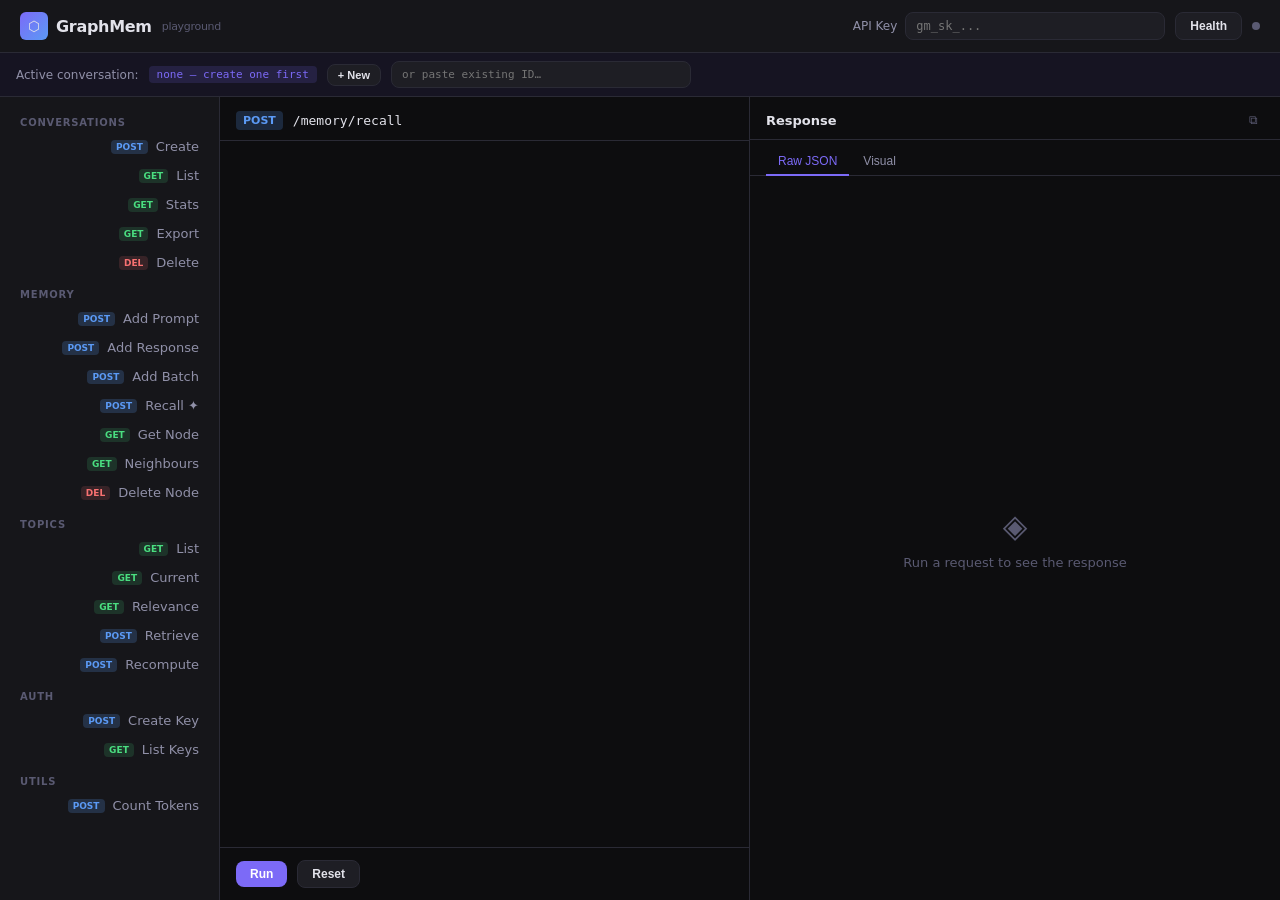
<file: api/static/playground/index.html>
<!DOCTYPE html>
<html lang="en">
<head>
  <meta charset="UTF-8" />
  <meta name="viewport" content="width=device-width, initial-scale=1.0" />
  <title>GraphMem Playground</title>
  <style>
    *, *::before, *::after { box-sizing: border-box; margin: 0; padding: 0; }

    :root {
      --bg: #0d0d0f;
      --surface: #16161a;
      --surface2: #1e1e24;
      --border: #2a2a35;
      --accent: #7c6af7;
      --accent2: #5b9af5;
      --green: #4ade80;
      --red: #f87171;
      --yellow: #fbbf24;
      --text: #e2e2ea;
      --text2: #9090a8;
      --text3: #5a5a72;
      --radius: 8px;
      --font: 'Inter', system-ui, sans-serif;
      --mono: 'JetBrains Mono', 'Fira Code', monospace;
    }

    body {
      background: var(--bg);
      color: var(--text);
      font-family: var(--font);
      font-size: 14px;
      height: 100vh;
      display: flex;
      flex-direction: column;
      overflow: hidden;
    }

    /* ── Header ───────────────────────────────────────────────── */
    header {
      display: flex;
      align-items: center;
      gap: 16px;
      padding: 12px 20px;
      background: var(--surface);
      border-bottom: 1px solid var(--border);
      flex-shrink: 0;
    }

    .logo {
      display: flex;
      align-items: center;
      gap: 8px;
      font-weight: 700;
      font-size: 16px;
      letter-spacing: -0.3px;
    }

    .logo-icon {
      width: 28px; height: 28px;
      background: linear-gradient(135deg, var(--accent), var(--accent2));
      border-radius: 6px;
      display: flex; align-items: center; justify-content: center;
      font-size: 14px;
    }

    .header-right {
      margin-left: auto;
      display: flex;
      align-items: center;
      gap: 10px;
    }

    .api-key-wrap {
      display: flex;
      align-items: center;
      gap: 8px;
    }

    .api-key-wrap label { color: var(--text2); font-size: 12px; }

    input[type="text"], input[type="password"], textarea, select {
      background: var(--surface2);
      border: 1px solid var(--border);
      color: var(--text);
      border-radius: var(--radius);
      font-family: var(--mono);
      font-size: 12px;
      padding: 6px 10px;
      outline: none;
      transition: border-color 0.15s;
    }
    input[type="text"]:focus, input[type="password"]:focus, textarea:focus, select:focus {
      border-color: var(--accent);
    }

    #apiKeyInput { width: 260px; }

    .status-dot {
      width: 8px; height: 8px;
      border-radius: 50%;
      background: var(--text3);
      transition: background 0.3s;
    }
    .status-dot.ok { background: var(--green); }
    .status-dot.err { background: var(--red); }

    .btn {
      padding: 6px 14px;
      border-radius: var(--radius);
      border: none;
      cursor: pointer;
      font-size: 12px;
      font-weight: 600;
      transition: opacity 0.15s, transform 0.1s;
    }
    .btn:active { transform: scale(0.97); }
    .btn-primary { background: var(--accent); color: #fff; }
    .btn-secondary { background: var(--surface2); color: var(--text); border: 1px solid var(--border); }
    .btn-danger { background: transparent; color: var(--red); border: 1px solid var(--red); }
    .btn:disabled { opacity: 0.4; cursor: not-allowed; }

    /* ── Layout ───────────────────────────────────────────────── */
    .layout {
      display: grid;
      grid-template-columns: 220px 1fr 1fr;
      flex: 1;
      overflow: hidden;
    }

    /* ── Left Nav ─────────────────────────────────────────────── */
    nav {
      background: var(--surface);
      border-right: 1px solid var(--border);
      overflow-y: auto;
      padding: 16px 0;
    }

    .nav-section {
      padding: 4px 12px 8px;
    }

    .nav-section-label {
      font-size: 10px;
      font-weight: 700;
      text-transform: uppercase;
      letter-spacing: 0.8px;
      color: var(--text3);
      padding: 0 8px;
      margin-bottom: 4px;
    }

    .nav-item {
      display: flex;
      align-items: center;
      gap: 8px;
      padding: 7px 8px;
      border-radius: 6px;
      cursor: pointer;
      color: var(--text2);
      font-size: 13px;
      transition: background 0.1s, color 0.1s;
      user-select: none;
    }
    .nav-item:hover { background: var(--surface2); color: var(--text); }
    .nav-item.active { background: rgba(124,106,247,0.15); color: var(--accent); }

    .nav-badge {
      margin-left: auto;
      font-size: 9px;
      font-weight: 700;
      padding: 2px 5px;
      border-radius: 4px;
    }
    .badge-post { background: rgba(90,154,245,0.2); color: var(--accent2); }
    .badge-get { background: rgba(74,222,128,0.15); color: var(--green); }
    .badge-del { background: rgba(248,113,113,0.15); color: var(--red); }

    /* ── Context bar ─────────────────────────────────────────── */
    .context-bar {
      background: rgba(124,106,247,0.08);
      border-bottom: 1px solid var(--border);
      padding: 8px 16px;
      display: flex;
      align-items: center;
      gap: 10px;
      font-size: 12px;
      flex-shrink: 0;
    }
    .context-bar label { color: var(--text2); }
    .context-bar span {
      font-family: var(--mono);
      color: var(--accent);
      font-size: 11px;
      background: rgba(124,106,247,0.15);
      padding: 2px 8px;
      border-radius: 4px;
      cursor: pointer;
    }
    .context-bar span:hover { background: rgba(124,106,247,0.25); }

    /* ── Center Panel ─────────────────────────────────────────── */
    .center-panel {
      display: flex;
      flex-direction: column;
      border-right: 1px solid var(--border);
      overflow: hidden;
    }

    .panel-header {
      padding: 14px 16px 10px;
      border-bottom: 1px solid var(--border);
      display: flex;
      align-items: center;
      gap: 10px;
      flex-shrink: 0;
    }

    .endpoint-method {
      font-size: 11px;
      font-weight: 700;
      padding: 3px 7px;
      border-radius: 4px;
    }
    .method-post { background: rgba(90,154,245,0.2); color: var(--accent2); }
    .method-get  { background: rgba(74,222,128,0.15); color: var(--green); }
    .method-delete { background: rgba(248,113,113,0.15); color: var(--red); }

    .endpoint-path {
      font-family: var(--mono);
      font-size: 13px;
      color: var(--text);
    }

    .panel-body {
      flex: 1;
      overflow-y: auto;
      padding: 16px;
      display: flex;
      flex-direction: column;
      gap: 14px;
    }

    .field-group {
      display: flex;
      flex-direction: column;
      gap: 6px;
    }
    .field-label {
      font-size: 11px;
      font-weight: 600;
      color: var(--text2);
      text-transform: uppercase;
      letter-spacing: 0.5px;
    }

    textarea.body-editor {
      width: 100%;
      min-height: 180px;
      resize: vertical;
      font-size: 12px;
      line-height: 1.6;
    }

    .panel-footer {
      padding: 12px 16px;
      border-top: 1px solid var(--border);
      display: flex;
      align-items: center;
      gap: 10px;
      flex-shrink: 0;
    }

    /* ── Right Panel ──────────────────────────────────────────── */
    .right-panel {
      display: flex;
      flex-direction: column;
      overflow: hidden;
    }

    .response-header {
      padding: 14px 16px 10px;
      border-bottom: 1px solid var(--border);
      display: flex;
      align-items: center;
      gap: 10px;
      flex-shrink: 0;
    }

    .response-status {
      font-size: 12px;
      font-weight: 700;
      padding: 3px 8px;
      border-radius: 4px;
    }
    .status-2xx { background: rgba(74,222,128,0.15); color: var(--green); }
    .status-4xx { background: rgba(248,113,113,0.15); color: var(--red); }
    .status-5xx { background: rgba(251,191,36,0.15);  color: var(--yellow); }

    .latency-badge {
      font-size: 11px;
      color: var(--text3);
      font-family: var(--mono);
    }

    .response-tabs {
      display: flex;
      gap: 2px;
      padding: 8px 16px 0;
      border-bottom: 1px solid var(--border);
      flex-shrink: 0;
    }
    .tab-btn {
      padding: 6px 12px;
      font-size: 12px;
      cursor: pointer;
      border: none;
      background: none;
      color: var(--text2);
      border-bottom: 2px solid transparent;
      margin-bottom: -1px;
      transition: color 0.15s;
    }
    .tab-btn.active { color: var(--accent); border-color: var(--accent); }
    .tab-btn:hover { color: var(--text); }

    .response-body {
      flex: 1;
      overflow-y: auto;
      padding: 16px;
    }

    pre.json {
      font-family: var(--mono);
      font-size: 11px;
      line-height: 1.7;
      white-space: pre-wrap;
      word-break: break-all;
    }

    .key   { color: #b39ddb; }
    .str   { color: #a5d6a7; }
    .num   { color: #80cbc4; }
    .bool  { color: var(--accent2); }
    .null  { color: var(--text3); }

    /* ── Recall viz ───────────────────────────────────────────── */
    .recall-cards { display: flex; flex-direction: column; gap: 10px; }

    .recall-card {
      background: var(--surface2);
      border: 1px solid var(--border);
      border-radius: var(--radius);
      padding: 10px 12px;
    }
    .recall-card-header {
      display: flex;
      align-items: center;
      gap: 8px;
      margin-bottom: 6px;
    }
    .recall-score {
      font-size: 11px;
      font-family: var(--mono);
      background: rgba(124,106,247,0.2);
      color: var(--accent);
      padding: 2px 6px;
      border-radius: 4px;
    }
    .recall-set {
      font-size: 10px;
      color: var(--text3);
      text-transform: uppercase;
      letter-spacing: 0.5px;
    }
    .recall-prompt { font-size: 12px; color: var(--text2); margin-bottom: 4px; }
    .recall-response { font-size: 12px; color: var(--text); }

    .empty-state {
      display: flex;
      flex-direction: column;
      align-items: center;
      justify-content: center;
      height: 100%;
      gap: 10px;
      color: var(--text3);
    }
    .empty-icon { font-size: 32px; }
    .empty-text { font-size: 13px; }

    /* ── Spinner ──────────────────────────────────────────────── */
    .spinner {
      display: inline-block;
      width: 14px; height: 14px;
      border: 2px solid var(--border);
      border-top-color: var(--accent);
      border-radius: 50%;
      animation: spin 0.6s linear infinite;
    }
    @keyframes spin { to { transform: rotate(360deg); } }

    /* ── Scrollbar ────────────────────────────────────────────── */
    ::-webkit-scrollbar { width: 6px; height: 6px; }
    ::-webkit-scrollbar-track { background: transparent; }
    ::-webkit-scrollbar-thumb { background: var(--border); border-radius: 3px; }
    ::-webkit-scrollbar-thumb:hover { background: var(--text3); }

    .copy-btn {
      margin-left: auto;
      background: none;
      border: none;
      color: var(--text3);
      cursor: pointer;
      font-size: 12px;
      padding: 2px 6px;
    }
    .copy-btn:hover { color: var(--text); }

    .info-box {
      background: var(--surface2);
      border: 1px solid var(--border);
      border-radius: var(--radius);
      padding: 10px 12px;
      font-size: 12px;
      color: var(--text2);
      line-height: 1.6;
    }
  </style>
</head>
<body>

<!-- ── Header ──────────────────────────────────────────────────────── -->
<header>
  <div class="logo">
    <div class="logo-icon">⬡</div>
    GraphMem
    <span style="font-size:11px;color:var(--text3);font-weight:400;margin-left:2px;">playground</span>
  </div>
  <div class="header-right">
    <div class="api-key-wrap">
      <label for="apiKeyInput">API Key</label>
      <input type="password" id="apiKeyInput" placeholder="gm_sk_..." />
    </div>
    <button class="btn btn-secondary" onclick="pingHealth()">Health</button>
    <div class="status-dot" id="statusDot" title="API status"></div>
  </div>
</header>

<!-- ── Context bar ─────────────────────────────────────────────────── -->
<div class="context-bar">
  <label>Active conversation:</label>
  <span id="convIdDisplay" onclick="copyConvId()" title="Click to copy">none — create one first</span>
  <button class="btn btn-secondary" style="font-size:11px;padding:4px 10px;" onclick="quickCreate()">+ New</button>
  <input type="text" id="convIdInput" placeholder="or paste existing ID…" style="width:300px;font-size:11px;" oninput="setConvId(this.value)" />
</div>

<!-- ── Layout ──────────────────────────────────────────────────────── -->
<div class="layout">

  <!-- LEFT NAV -->
  <nav id="nav">
    <div class="nav-section">
      <div class="nav-section-label">Conversations</div>
      <div class="nav-item" onclick="selectEndpoint('conv_create')">
        <span class="nav-badge badge-post">POST</span> Create
      </div>
      <div class="nav-item" onclick="selectEndpoint('conv_list')">
        <span class="nav-badge badge-get">GET</span> List
      </div>
      <div class="nav-item" onclick="selectEndpoint('conv_stats')">
        <span class="nav-badge badge-get">GET</span> Stats
      </div>
      <div class="nav-item" onclick="selectEndpoint('conv_export')">
        <span class="nav-badge badge-get">GET</span> Export
      </div>
      <div class="nav-item" onclick="selectEndpoint('conv_delete')">
        <span class="nav-badge badge-del">DEL</span> Delete
      </div>
    </div>
    <div class="nav-section">
      <div class="nav-section-label">Memory</div>
      <div class="nav-item" onclick="selectEndpoint('mem_prompt')">
        <span class="nav-badge badge-post">POST</span> Add Prompt
      </div>
      <div class="nav-item" onclick="selectEndpoint('mem_response')">
        <span class="nav-badge badge-post">POST</span> Add Response
      </div>
      <div class="nav-item" onclick="selectEndpoint('mem_batch')">
        <span class="nav-badge badge-post">POST</span> Add Batch
      </div>
      <div class="nav-item active" onclick="selectEndpoint('mem_recall')">
        <span class="nav-badge badge-post">POST</span> Recall ✦
      </div>
      <div class="nav-item" onclick="selectEndpoint('mem_get')">
        <span class="nav-badge badge-get">GET</span> Get Node
      </div>
      <div class="nav-item" onclick="selectEndpoint('mem_neighbours')">
        <span class="nav-badge badge-get">GET</span> Neighbours
      </div>
      <div class="nav-item" onclick="selectEndpoint('mem_delete')">
        <span class="nav-badge badge-del">DEL</span> Delete Node
      </div>
    </div>
    <div class="nav-section">
      <div class="nav-section-label">Topics</div>
      <div class="nav-item" onclick="selectEndpoint('topic_list')">
        <span class="nav-badge badge-get">GET</span> List
      </div>
      <div class="nav-item" onclick="selectEndpoint('topic_current')">
        <span class="nav-badge badge-get">GET</span> Current
      </div>
      <div class="nav-item" onclick="selectEndpoint('topic_relevance')">
        <span class="nav-badge badge-get">GET</span> Relevance
      </div>
      <div class="nav-item" onclick="selectEndpoint('topic_retrieve')">
        <span class="nav-badge badge-post">POST</span> Retrieve
      </div>
      <div class="nav-item" onclick="selectEndpoint('topic_recompute')">
        <span class="nav-badge badge-post">POST</span> Recompute
      </div>
    </div>
    <div class="nav-section">
      <div class="nav-section-label">Auth</div>
      <div class="nav-item" onclick="selectEndpoint('auth_create')">
        <span class="nav-badge badge-post">POST</span> Create Key
      </div>
      <div class="nav-item" onclick="selectEndpoint('auth_list')">
        <span class="nav-badge badge-get">GET</span> List Keys
      </div>
    </div>
    <div class="nav-section">
      <div class="nav-section-label">Utils</div>
      <div class="nav-item" onclick="selectEndpoint('utils_tokens')">
        <span class="nav-badge badge-post">POST</span> Count Tokens
      </div>
    </div>
  </nav>

  <!-- CENTER PANEL -->
  <div class="center-panel">
    <div class="panel-header">
      <span class="endpoint-method" id="reqMethod">POST</span>
      <span class="endpoint-path" id="reqPath">/memory/recall</span>
    </div>
    <div class="panel-body" id="panelBody">
      <!-- populated by JS -->
    </div>
    <div class="panel-footer">
      <button class="btn btn-primary" id="runBtn" onclick="runRequest()">
        Run
      </button>
      <button class="btn btn-secondary" onclick="resetBody()">Reset</button>
      <span id="runStatus" style="font-size:12px;color:var(--text3);"></span>
    </div>
  </div>

  <!-- RIGHT PANEL -->
  <div class="right-panel">
    <div class="response-header">
      <span style="font-size:13px;font-weight:600;">Response</span>
      <span class="response-status" id="respStatus" style="display:none"></span>
      <span class="latency-badge" id="respLatency"></span>
      <button class="copy-btn" onclick="copyResponse()" title="Copy JSON">⧉</button>
    </div>
    <div class="response-tabs">
      <button class="tab-btn active" onclick="setTab('raw',this)">Raw JSON</button>
      <button class="tab-btn" onclick="setTab('visual',this)">Visual</button>
    </div>
    <div class="response-body" id="responseBody">
      <div class="empty-state">
        <div class="empty-icon">◈</div>
        <div class="empty-text">Run a request to see the response</div>
      </div>
    </div>
  </div>

</div>

<script>
// ── State ─────────────────────────────────────────────────────────────
let BASE_URL = window.location.origin;
let currentConvId = null;
let lastResponse = null;
let currentEndpoint = 'mem_recall';
let currentTab = 'raw';

// ── Endpoint definitions ──────────────────────────────────────────────
const ENDPOINTS = {
  conv_create:    { method: 'POST',   path: '/conversations',          body: '{}' },
  conv_list:      { method: 'GET',    path: '/conversations',          body: null },
  conv_stats:     { method: 'GET',    path: '/conversations/{id}/stats', body: null },
  conv_export:    { method: 'GET',    path: '/conversations/{id}/export', body: null },
  conv_delete:    { method: 'DELETE', path: '/conversations/{id}',     body: null },
  mem_prompt:     { method: 'POST',   path: '/memory/prompt',          body: '{\n  "conversation_id": "{id}",\n  "content": "What is semantic memory in LLM agents?"\n}' },
  mem_response:   { method: 'POST',   path: '/memory/{memory_id}/response', body: '{\n  "conversation_id": "{id}",\n  "content": "Semantic memory stores factual knowledge and concepts, distinct from episodic memory which stores specific events."\n}' },
  mem_batch:      { method: 'POST',   path: '/memory/batch',           body: '{\n  "items": [\n    {\n      "conversation_id": "{id}",\n      "prompt": "What is a vector database?",\n      "response": "A database optimized for storing and querying high-dimensional embedding vectors."\n    }\n  ]\n}' },
  mem_recall:     { method: 'POST',   path: '/memory/recall',          body: '{\n  "conversation_id": "{id}",\n  "query": "How does semantic memory work?",\n  "k": 5,\n  "max_tokens": 2000,\n  "strategy": "semantic"\n}' },
  mem_get:        { method: 'GET',    path: '/memory/{memory_id}',     body: null },
  mem_neighbours: { method: 'GET',    path: '/memory/{memory_id}/neighbours?threshold=0.5', body: null },
  mem_delete:     { method: 'DELETE', path: '/memory/{memory_id}',     body: null },
  topic_list:     { method: 'GET',    path: '/topics?conversation_id={id}', body: null },
  topic_current:  { method: 'GET',    path: '/topics/current?conversation_id={id}', body: null },
  topic_relevance:{ method: 'GET',    path: '/topics/relevance?conversation_id={id}&query=machine+learning', body: null },
  topic_retrieve: { method: 'POST',   path: '/topics/retrieve',        body: '{\n  "conversation_id": "{id}",\n  "query": "machine learning concepts",\n  "top_n": 3\n}' },
  topic_recompute:{ method: 'POST',   path: '/topics/recompute?conversation_id={id}', body: null },
  auth_create:    { method: 'POST',   path: '/auth/keys',              body: '{\n  "project_name": "my-agent",\n  "permissions": {"read": true, "write": true}\n}' },
  auth_list:      { method: 'GET',    path: '/auth/keys',              body: null },
  utils_tokens:   { method: 'POST',   path: '/utils/count_tokens',     body: '{\n  "text": "Hello! This is a test of the token counting utility."\n}' },
};

function getApiKey() {
  return document.getElementById('apiKeyInput').value.trim() || localStorage.getItem('gm_api_key') || '';
}

function resolvedPath(ep) {
  let path = ep.path;
  if (currentConvId) path = path.replace('{id}', currentConvId);
  return path;
}

function resolvedBody(ep) {
  if (!ep.body) return null;
  let b = ep.body;
  if (currentConvId) b = b.replace(/\{id\}/g, currentConvId);
  return b;
}

// ── UI ────────────────────────────────────────────────────────────────
function selectEndpoint(key) {
  currentEndpoint = key;
  const ep = ENDPOINTS[key];
  document.getElementById('reqMethod').textContent = ep.method;
  document.getElementById('reqMethod').className = 'endpoint-method method-' + ep.method.toLowerCase();
  document.getElementById('reqPath').textContent = resolvedPath(ep);

  // Update active nav
  document.querySelectorAll('.nav-item').forEach(el => el.classList.remove('active'));
  event.currentTarget.classList.add('active');

  // Render body editor or info
  const pb = document.getElementById('panelBody');
  if (ep.body !== null) {
    pb.innerHTML = `
      <div class="field-group">
        <div class="field-label">Request Body</div>
        <textarea class="body-editor" id="bodyEditor">${resolvedBody(ep)}</textarea>
      </div>
      <div class="info-box" id="endpointHint"></div>
    `;
  } else {
    const hasMemId = ep.path.includes('{memory_id}');
    pb.innerHTML = `
      ${hasMemId ? `<div class="field-group">
        <div class="field-label">Memory ID</div>
        <input type="text" id="memIdInput" placeholder="paste memory_id here…" style="width:100%" />
      </div>` : ''}
      <div class="info-box">
        <strong style="color:var(--text)">${ep.method} ${ep.path}</strong><br/>
        No request body required. ${currentConvId ? 'Using conversation: <code style="color:var(--accent)">' + currentConvId.slice(0,8) + '…</code>' : 'Create a conversation first.'}
      </div>
    `;
  }
}

function renderPanel() { selectEndpoint(currentEndpoint); }

// ── Conversation context ───────────────────────────────────────────────
function setConvId(val) {
  val = val.trim();
  if (val) {
    currentConvId = val;
    document.getElementById('convIdDisplay').textContent = val.slice(0,8) + '…';
    renderPanel();
  }
}

function copyConvId() {
  if (!currentConvId) return;
  navigator.clipboard.writeText(currentConvId);
}

async function quickCreate() {
  const key = getApiKey();
  if (!key) { alert('Enter an API key first'); return; }
  try {
    const r = await fetch(`${BASE_URL}/conversations`, {
      method: 'POST',
      headers: { 'X-API-Key': key, 'Content-Type': 'application/json' },
      body: JSON.stringify({}),
    });
    const data = await r.json();
    if (data.conversation_id) {
      currentConvId = data.conversation_id;
      document.getElementById('convIdDisplay').textContent = currentConvId.slice(0,8) + '…';
      document.getElementById('convIdInput').value = currentConvId;
      renderPanel();
      showResponse(r.status, data, 0);
    }
  } catch(e) { showError(e.message); }
}

// ── Run request ────────────────────────────────────────────────────────
async function runRequest() {
  const key = getApiKey();
  if (!key) { alert('Enter an API key in the header'); return; }

  const ep = ENDPOINTS[currentEndpoint];
  const btn = document.getElementById('runBtn');
  const statusEl = document.getElementById('runStatus');
  btn.innerHTML = '<span class="spinner"></span>';
  btn.disabled = true;

  let path = resolvedPath(ep);

  // Sub in memory ID from input if present
  const memInput = document.getElementById('memIdInput');
  if (memInput && memInput.value) {
    path = path.replace('{memory_id}', memInput.value.trim());
  }

  const headers = { 'X-API-Key': key, 'Content-Type': 'application/json' };
  const opts = { method: ep.method, headers };

  const bodyEditor = document.getElementById('bodyEditor');
  if (bodyEditor) {
    try { opts.body = bodyEditor.value; } catch(e) {}
  }

  const t0 = performance.now();
  try {
    const r = await fetch(`${BASE_URL}${path}`, opts);
    const latency = Math.round(performance.now() - t0);
    let data;
    try { data = await r.json(); } catch { data = { raw: await r.text() }; }
    showResponse(r.status, data, latency);
    statusEl.textContent = '';
    // Auto-update convId if this was a create
    if (currentEndpoint === 'conv_create' && data.conversation_id) {
      currentConvId = data.conversation_id;
      document.getElementById('convIdDisplay').textContent = currentConvId.slice(0,8) + '…';
      document.getElementById('convIdInput').value = currentConvId;
      renderPanel();
    }
    // Persist API key
    if (key) localStorage.setItem('gm_api_key', key);
  } catch(e) {
    showError(e.message);
    statusEl.textContent = e.message;
  } finally {
    btn.innerHTML = 'Run';
    btn.disabled = false;
  }
}

// ── Response rendering ─────────────────────────────────────────────────
function showResponse(status, data, latency) {
  lastResponse = data;
  const statusEl = document.getElementById('respStatus');
  statusEl.style.display = '';
  statusEl.textContent = status;
  statusEl.className = 'response-status ' + (status < 300 ? 'status-2xx' : status < 500 ? 'status-4xx' : 'status-5xx');
  document.getElementById('respLatency').textContent = latency ? `${latency}ms` : '';
  renderResponseTab();

  // update status dot
  document.getElementById('statusDot').className = 'status-dot ' + (status < 400 ? 'ok' : 'err');
}

function showError(msg) {
  lastResponse = { error: msg };
  document.getElementById('responseBody').innerHTML =
    `<pre class="json"><span class="str">${escHtml(msg)}</span></pre>`;
}

function setTab(tab, btn) {
  currentTab = tab;
  document.querySelectorAll('.tab-btn').forEach(b => b.classList.remove('active'));
  btn.classList.add('active');
  renderResponseTab();
}

function renderResponseTab() {
  const rb = document.getElementById('responseBody');
  if (!lastResponse) return;
  if (currentTab === 'raw') {
    rb.innerHTML = `<pre class="json">${syntaxHighlight(JSON.stringify(lastResponse, null, 2))}</pre>`;
  } else {
    renderVisual(rb, lastResponse);
  }
}

function renderVisual(container, data) {
  // Special rendering for recall results
  if (data.messages && Array.isArray(data.messages)) {
    let html = `
      <div style="margin-bottom:12px;font-size:12px;color:var(--text2)">
        ${data.messages.length} messages · ${data.total_tokens ?? '?'} tokens · strategy: <code style="color:var(--accent)">${data.strategy_used ?? '?'}</code>
      </div>
      <div class="recall-cards">`;
    for (const m of data.messages) {
      html += `<div class="recall-card">
        <div class="recall-card-header">
          <span class="recall-score">${m.score ? m.score.toFixed(3) : '—'}</span>
          <span class="recall-set">${m.set_membership ?? ''}</span>
          <span style="margin-left:auto;font-size:10px;color:var(--text3);font-family:var(--mono)">${(m.memory_id||'').slice(0,8)}…</span>
        </div>
        <div class="recall-prompt">Q: ${escHtml(m.prompt || '')}</div>
        <div class="recall-response">A: ${escHtml(m.response || '')}</div>
      </div>`;
    }
    html += '</div>';
    container.innerHTML = html;
  } else {
    // Fallback: key-value table
    let html = '<table style="width:100%;border-collapse:collapse;font-size:12px;">';
    const flat = flatObj(data);
    for (const [k, v] of Object.entries(flat)) {
      html += `<tr>
        <td style="padding:5px 8px;color:var(--text2);border-bottom:1px solid var(--border);white-space:nowrap;font-family:var(--mono)">${escHtml(k)}</td>
        <td style="padding:5px 8px;color:var(--text);border-bottom:1px solid var(--border);word-break:break-all">${escHtml(String(v))}</td>
      </tr>`;
    }
    html += '</table>';
    container.innerHTML = html;
  }
}

function flatObj(obj, prefix='') {
  const out = {};
  for (const [k, v] of Object.entries(obj || {})) {
    const key = prefix ? `${prefix}.${k}` : k;
    if (v && typeof v === 'object' && !Array.isArray(v)) {
      Object.assign(out, flatObj(v, key));
    } else {
      out[key] = Array.isArray(v) ? `[${v.length} items]` : v;
    }
  }
  return out;
}

// ── Health ping ────────────────────────────────────────────────────────
async function pingHealth() {
  try {
    const r = await fetch(`${BASE_URL}/health`);
    const d = await r.json();
    showResponse(r.status, d, 0);
    document.getElementById('statusDot').className = 'status-dot ' + (r.status === 200 ? 'ok' : 'err');
  } catch(e) {
    document.getElementById('statusDot').className = 'status-dot err';
  }
}

function resetBody() {
  const ep = ENDPOINTS[currentEndpoint];
  const ed = document.getElementById('bodyEditor');
  if (ed && ep.body) ed.value = resolvedBody(ep);
}

function copyResponse() {
  if (lastResponse) navigator.clipboard.writeText(JSON.stringify(lastResponse, null, 2));
}

// ── Syntax highlight ───────────────────────────────────────────────────
function syntaxHighlight(json) {
  return escHtml(json).replace(
    /("(\\u[a-zA-Z0-9]{4}|\\[^u]|[^\\"])*"(?:\s*:)?|\b(true|false)\b|\b(null)\b|-?\d+(?:\.\d*)?(?:[eE][+\-]?\d+)?)/g,
    match => {
      if (/^"/.test(match)) {
        if (/:$/.test(match)) return `<span class="key">${match}</span>`;
        return `<span class="str">${match}</span>`;
      }
      if (/true|false/.test(match)) return `<span class="bool">${match}</span>`;
      if (/null/.test(match)) return `<span class="null">${match}</span>`;
      return `<span class="num">${match}</span>`;
    }
  );
}

function escHtml(s) {
  return String(s).replace(/&/g,'&amp;').replace(/</g,'&lt;').replace(/>/g,'&gt;');
}

// ── Init ──────────────────────────────────────────────────────────────
const savedKey = localStorage.getItem('gm_api_key');
if (savedKey) document.getElementById('apiKeyInput').value = savedKey;

selectEndpoint('mem_recall');
pingHealth();
</script>
</body>
</html>
</file>
